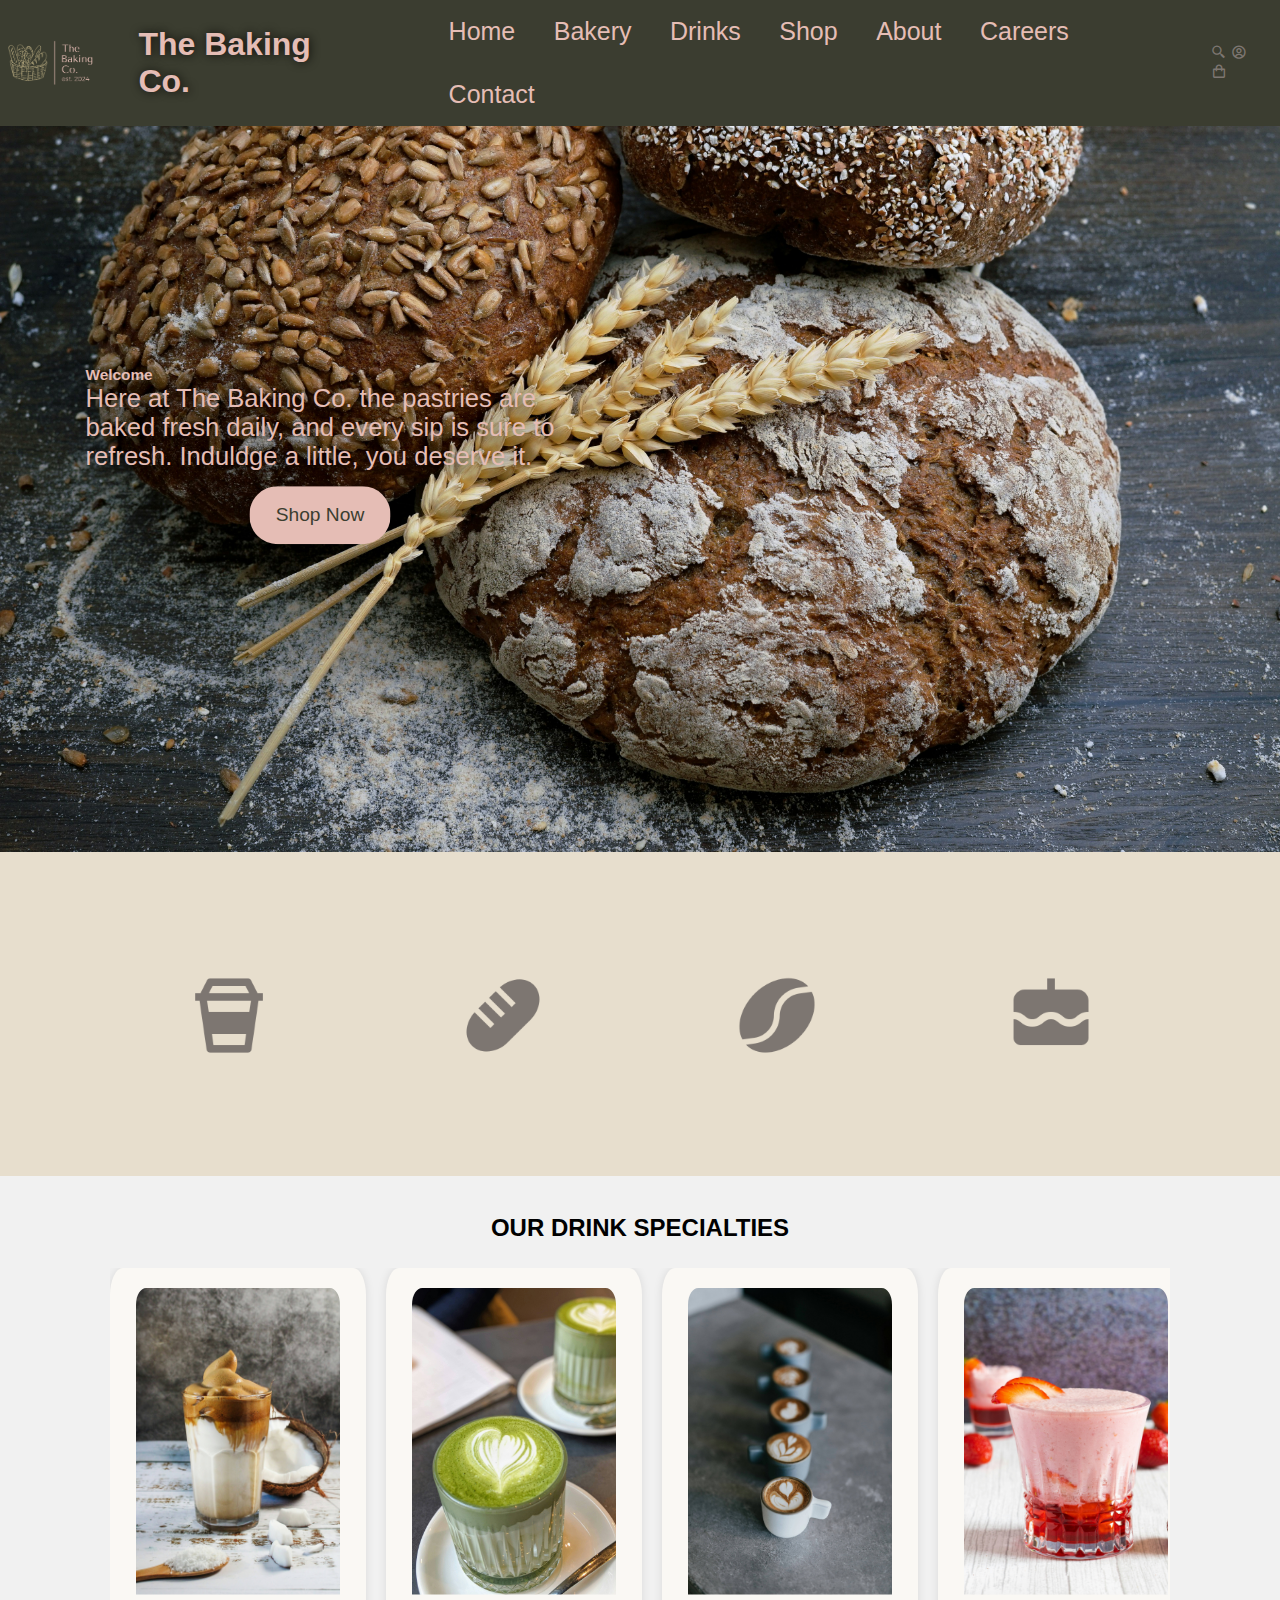
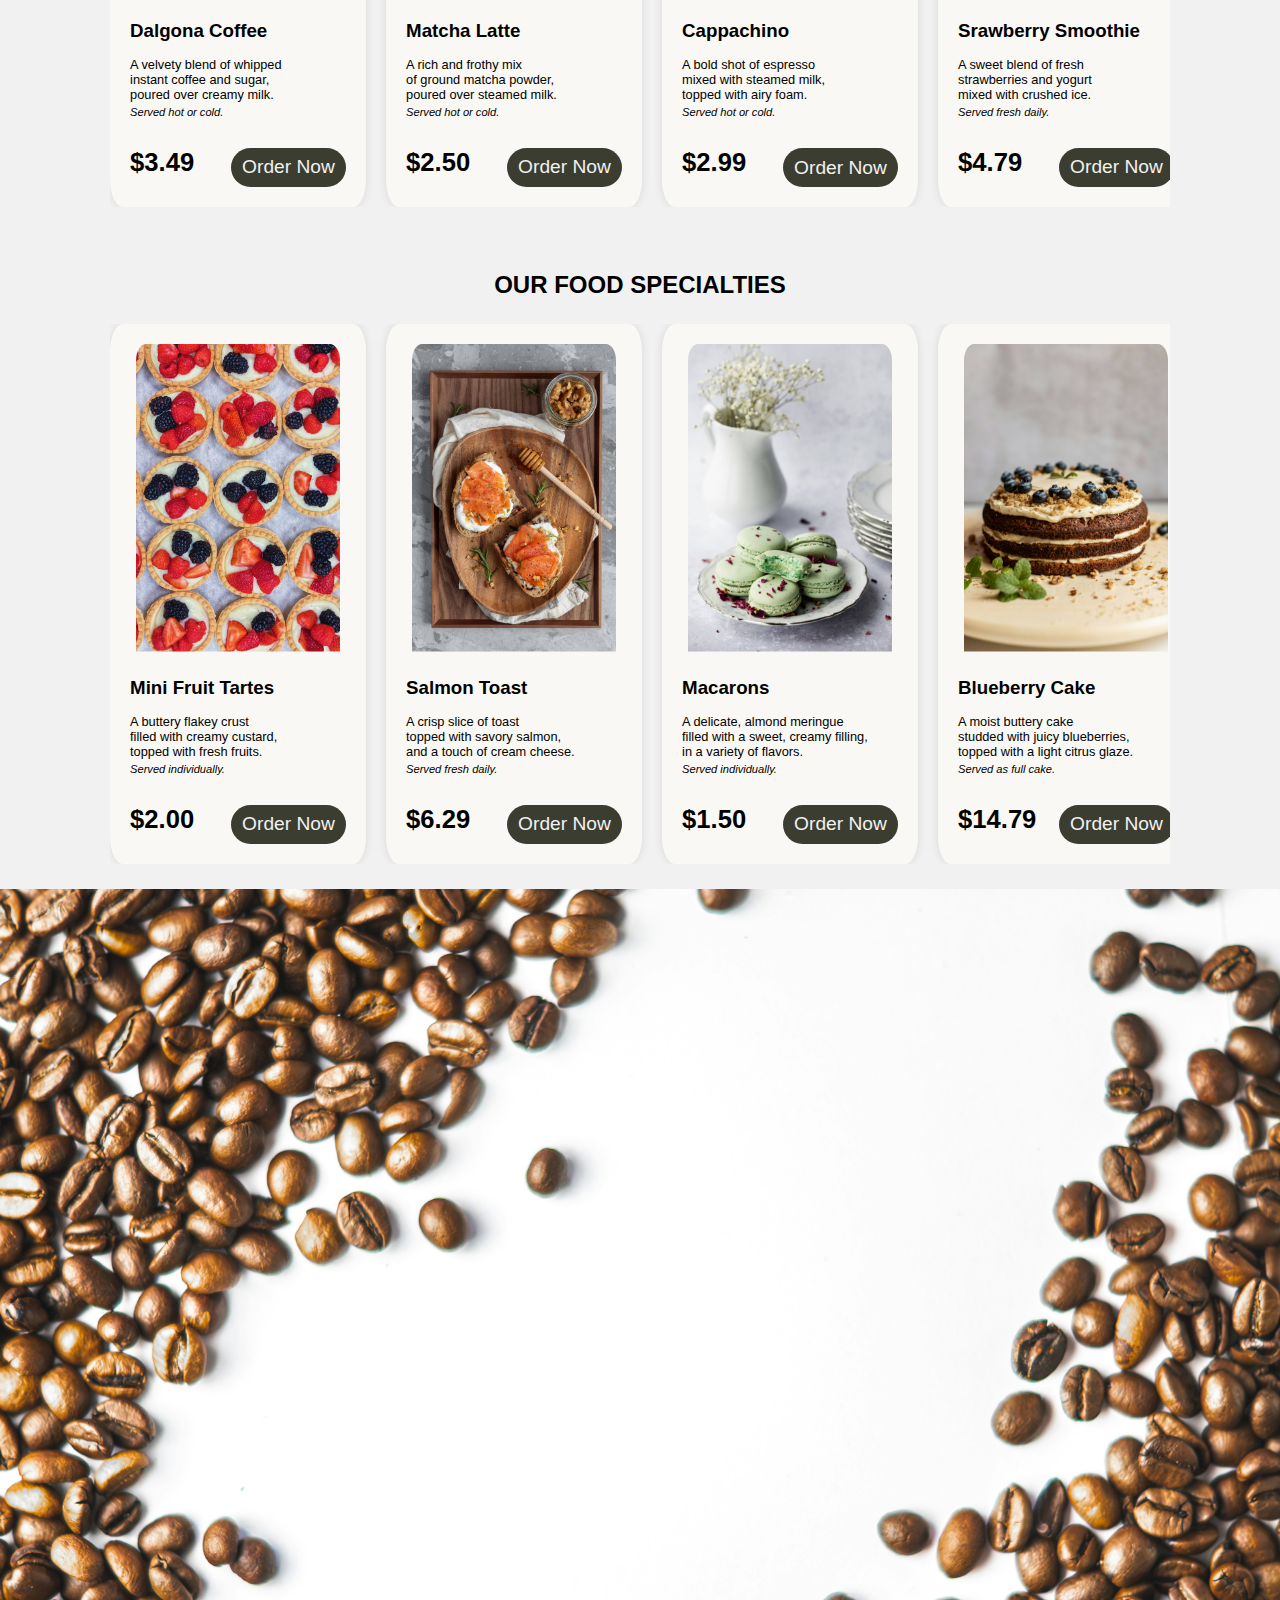
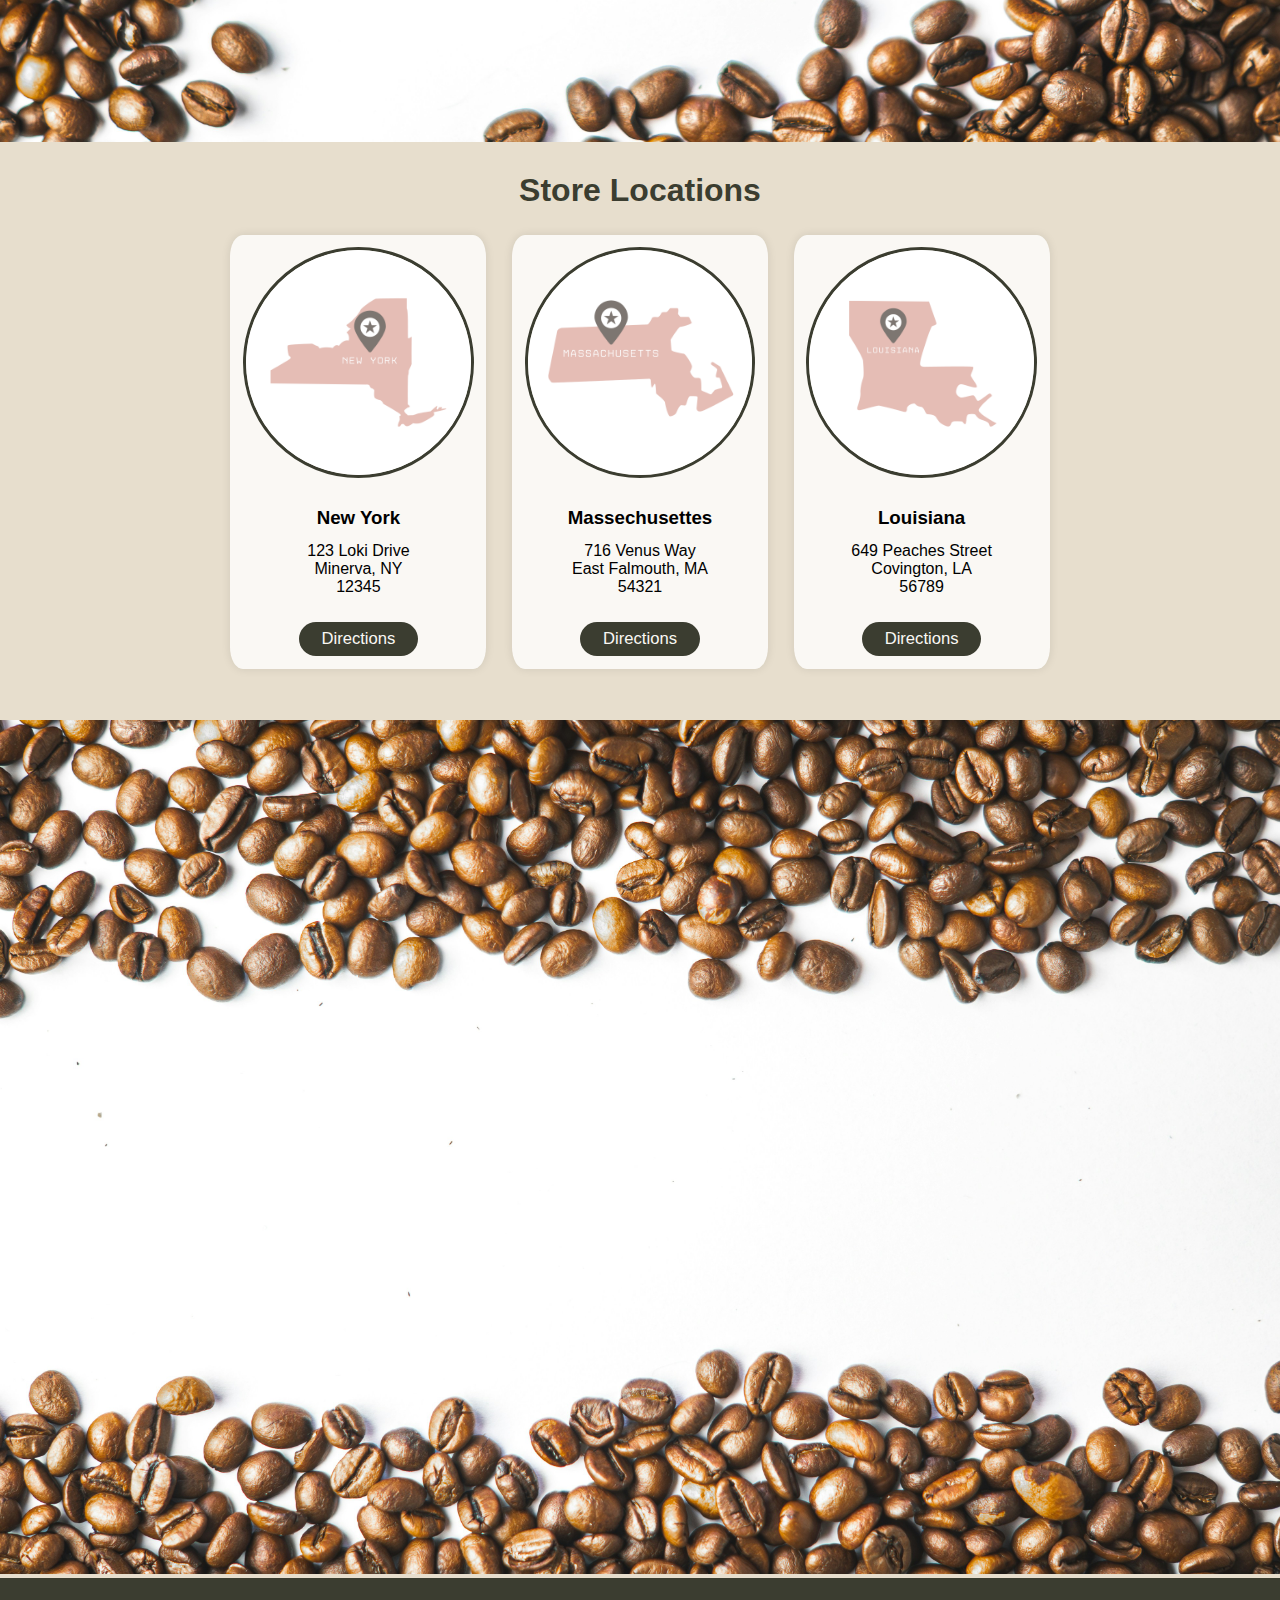
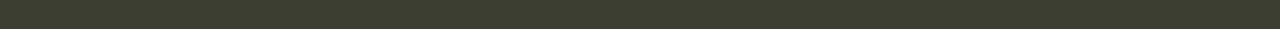
<file: index.html>
<!DOCTYPE html>
<html lang="en">
<head>
  <meta charset="UTF-8">
  <title>The Baking Co. | Seraphina Morrison</title>
  <link rel="icon" type="image/x-icon" href="/images/favicon.png">
  <meta name="viewport" content="width-device-width, initial-scale=1.0">
  <link rel="stylesheet" href="style.css">
  <link href='https://unpkg.com/boxicons@2.1.4/css/boxicons.min.css' rel='stylesheet'>

</head>
<body>
  <div class="top-display-parent">
    <div class="top-display-child">
      <img class="resize" src="images/logo.png" alt="The Baking Co. logo">
      <h1>The Baking Co.</h1>

      <div class="nav-bar">
        <a class="active" href="">Home</a>
        <a href="pages/bakery.html">Bakery</a>
        <a href="pages/drinks.html">Drinks</a>
        <a href="pages/shop.html">Shop</a>
        <a href="pages/about.html">About</a>
        <a href="pages/careers.html">Careers</a>
        <a href="pages/contact.html">Contact</a>
      </div>

      <div class="left-nav-bar">
        <i class='bx bx-search-alt-2' style='color:#7d7671' ></i>
        <i class='bx bx-user-circle' style='color:#7d7671'  ></i>
        <i class='bx bx-shopping-bag' style='color:#7d7671' ></i>
      </div>
        
    </div>
  </div>

  <div class="intro-page">
    <img width="100%" src="images/bread-header.jpg" alt="Three loaves of bread">
    <div class="intro-page-welcome-container">
      <div class="overlay-text">
        <h6>Welcome</h6>
        <p>Here at The Baking Co. the pastries are<br>
         baked fresh daily, and every sip is sure to<br>
         refresh. Induldge a little, you deserve it.</p>
        </div>
        
        <button type="submit">Shop Now</button>
      </div>
  </div>

  <div class="icon-display">
    <img width="7%" src="images/togo-coffee-icon.png" alt="Coffee cup">
    <img width="7%" src="images/bread-icon.png" alt="Bread">
    <img width="7%" src="images/coffee-bean-icon.png" alt="Coffee bean">
    <img width="7%" src="images/cake-icon.png" alt="Cake">
  </div>

  
  <div class="large-shopping-container">
    <h2>OUR DRINK SPECIALTIES</h2>

    <div class="small-shopping-container">
      <div class="individual-shopping-container">
      <img class="resize-shopping" src="images/dolhona-coffee.jpg" alt="A cup of dalgona coffee">
        <h3>Dalgona Coffee</h3>
        <p><br>A velvety blend of whipped <br>
          instant coffee and sugar,<br> 
          poured over creamy milk.</p>
        <small><small><i>Served hot or cold.</i></small></small><br><br>
        </p>
          <div class="price-and-order">
            <p><strong>$3.49</strong></p>
            <button type="sumbit">Order Now</button>
          </div>
        </div>

        <div class="individual-shopping-container">
          <img class="resize-shopping" src="images/matcha.jpg" alt="A matcha latte">
            <h3>Matcha Latte</h3>
            <p><br>A rich and frothy mix<br>
              of ground matcha powder,<br> 
              poured over steamed milk.</p>
            <small><small><i>Served hot or cold.</i></small></small><br><br>
            </p>
            <div class="price-and-order">
                <p><strong>$2.50</strong></p>
                <button type="sumbit">Order Now</button>
              </div>
            </div>

      <div class="individual-shopping-container">
        <img class="resize-shopping" src="images/cappachino.jpg" alt="A cappachino">
        <h3>Cappachino</h3>
        <p><br>A bold shot of espresso <br>
          mixed with steamed milk,<br> 
          topped with airy foam.</p>
        <small><small><i>Served hot or cold.</i></small></small><br><br>
        </p>
          <div class="price-and-order">
            <p><strong>$2.99</strong></p>
            <button type="sumbit">Order Now</button>
          </div>
        </div>

        <div class="individual-shopping-container">
          <img class="resize-shopping" src="images/smoothie.jpg" alt="A cappachino">
            <h3>Srawberry Smoothie</h3>
            <p><br>A sweet blend of fresh<br>
              strawberries and yogurt<br> 
              mixed with crushed ice.</p>
            <small><small><i>Served fresh daily.</i></small></small><br><br>
            </p>
              <div class="price-and-order">
                <p><strong>$4.79</strong></p>
                <button type="sumbit">Order Now</button>
              </div>
            </div>

            <div class="individual-shopping-container">
              <img class="resize-shopping" src="images/iced-coffee.jpg" alt="A cup of dalgona coffee">
                <h3>Iced Coffee</h3>
                <p><br>A refreshing brew of<br>
                  chilled coffee and ice<br> 
                  finished with a splash of milk</p>
                <small><small><i>Served hot or cold.</i></small></small><br><br>
                </p>
                  <div class="price-and-order">
                    <p><strong>$3.49</strong></p>
                    <button type="sumbit">Order Now</button>
                  </div>
                </div>
        
              </div>
            </div>
    
          </div>
        </div>

      </div>
    </div>

  <div class="large-shopping-container">
    <h2>OUR FOOD SPECIALTIES</h2>
    
    <div class="small-shopping-container">
      <div class="individual-shopping-container">
        <img class="resize-shopping" src="images/fruit-tarte.jpg" alt="Bagels">
        <h3>Mini Fruit Tartes</h3>
        <p><br>A buttery flakey crust <br>
          filled with creamy custard,<br> 
          topped with fresh fruits.</p>
        <small><small><i>Served individually.</i></small></small><br><br>
        </p>
          <div class="price-and-order">
            <p><strong>$2.00</strong></p>
            <button type="sumbit">Order Now</button>
          </div>
        </div>

        <div class="individual-shopping-container">
          <img class="resize-shopping" src="images/salmon-toast.jpg" alt="Cake">
            <h3>Salmon Toast</h3>
            <p><br>A crisp slice of toast <br>
              topped with savory salmon,<br> 
              and a touch of cream cheese.</p>
            <small><small><i>Served fresh daily.</i></small></small><br><br>
            </p>
              <div class="price-and-order">
                <p><strong>$6.29</strong></p>
                <button type="sumbit">Order Now</button>
              </div>
            </div>

      <div class="individual-shopping-container">
        <img class="resize-shopping" src="images/macaron.jpg" alt="A cappachino">
        <h3>Macarons</h3>
        <p><br>A delicate, almond meringue<br>
          filled with a sweet, creamy filling,<br> 
          in a variety of flavors.</p>
        <small><small><i>Served individually.</i></small></small><br><br>
        </p>
          <div class="price-and-order">
            <p><strong>$1.50</strong></p>
            <button type="sumbit">Order Now</button>
          </div>
        </div>
        
        <div class="individual-shopping-container">
          <img class="resize-shopping" src="images/cake.jpg" alt="A cappachino">
            <h3>Blueberry Cake</h3>
            <p><br>A moist buttery cake<br>
              studded with juicy blueberries,<br> 
              topped with a light citrus glaze.</p>
              <small><small><i>Served as full cake.</i></small></small><br><br>
            </p>
              <div class="price-and-order">
                <p><strong>$14.79</strong></p>
                <button type="sumbit">Order Now</button>
              </div>
            </div>

            <div class="individual-shopping-container">
              <img class="resize-shopping" src="images/bagels.jpg" alt="A cup of dalgona coffee">
                <h3>Bagels</h3>
                <p><br>A warm chewy bagel<br>
                  with a crisp, golden crust,<br> 
                  and a soft, fluffy inside.</p>
                    <small><small><i>Served with cream cheese.</i></small></small><br><br>
                    </p>
                    <div class="price-and-order">
                    <p><strong>$2.49</strong></p>
                    <button type="sumbit">Order Now</button>
                  </div>
                </div>
        
              </div>
            </div>
    
          </div>
        </div>

      </div>
    </div>
    
  </div>
  
  <div class="about-us-container">
    <img width="100%" src="images/coffee-header-2.jpg" alt="White background with coffee beans">
  
    <!-- <div class="about-us-child">
      <h2>About us</h2>
      <p><br><br>
        The Baking Co. is a fictional buisness created by<br>
         Seraphina Morrison. The purpose was to create a <br>
         website design using HTML and CSS.<br><br>
         This is my first website design, and would appreciate<br>
         any tips. For practice purposes only.
         </p>
         <button type="sumbit">Order Now</button>
        </div>
       -->
  
  </div>

<div class="locations">
  <h1>Store Locations</h1>
  <div class="locations-container">
    <div class="locations-child">
      <img class="locations-img" src="images/new-york.png" alt="New York state">
      <h3>New York</h3>
      <p>123 Loki Drive<br>
         Minerva, NY<br>
         12345</p>
         <button type="submit">Directions</button>
    </div>

    <div class="locations-child">
      <img class="locations-img" src="images/massechusettes.png" alt="New York state">
      <h3>Massechusettes</h3>
      <p>716 Venus Way<br>
         East Falmouth, MA<br>
         54321</p>
         <button type="submit">Directions</button>
    </div>

    <div class="locations-child">
      <img class="locations-img" src="images/louisiana.png" alt="New York state">
      <h3>Louisiana</h3>
      <p>649 Peaches Street<br>
         Covington, LA<br>
         56789</p>
         <button type="submit">Directions</button>
    </div>

  </div>
</div>

<div class="customer-testimonies">
  <img width="100%" src="images/coffee-header-1.jpg" alt="White background with coffee beans">

</div>

<footer>
  <div class="footer-container">
    
  </div>
</footer>

</body>
</html>
</file>
<file: style.css>
* {
    margin: 0;
    padding: 0;
    box-sizing: border-box;
    outline: 0;
    font-family: "Verdana", sans-serif;
}

body {
    min-height: 100dvh;
    background: #E7DECD;
}

.top-display-parent {
    background: #3B3D30;
    position: fixed;
    top: 0;
    width: 100%;
    z-index: 15;
}

.resize {
    width: 100px;
    height: auto;
}

.top-display-child {
    display:flex;
    flex-direction: row;
    align-items: center;
}

.top-display-child h1 {
    color: #E5BDB5;
    text-shadow: #0d0e0a 1px 0 10px;
    padding-left: 3%;
    padding-right: 5%;
}

.nav-bar a {
    text-align: center;
    padding: 17px 17px;
    text-decoration: none;
    color: #E5BDB5;
    display: inline-block;
    font-size: 25px;
}

.nav-bar a:hover {
    background-color: #7D7671;
}

.left-nav-bar {
    padding: 13px 13px;
    display:bock;
    flex-direction: row;
    margin-left: auto; 
    margin-right: 0;
}

.intro-page-welcome-container {
    position: absolute;
    top: 50%;
    left: 25%;
    transform: translate(-50%, -50%);  
    z-index: 1;
}

.intro-page-welcome-container button {
    padding: 5px;
    border-radius: 28px;
    border-color: transparent;
    cursor: pointer;
    display: block;
    margin: 5px auto 0px auto;
    width: 11dvw;
    height: 4.5dvw;
    font-size: 1.5dvw;
    background-color: #E5BDB5;
    color: #3B3D30;
}

.intro-page-welcome-container button:hover {
    background-color: #d1ada6;
}
    
.overlay-text {
    color: #E5BDB5; 
    padding: 10px 20px; 
    text-shadow: #0d0e0a 2.0px 2.0px 15px;
}

.overlay-text h6 {
    font-size: 1.2dvw;
}

.overlay-text p {
    font-size: 2dvw;
}

.icon-display {
    display: flex;
    justify-content: space-evenly;
    align-items: center;
    padding-top: 9dvw;
    padding-bottom: 9dvw;
}

.large-shopping-container {
    background-color: #f1f1f1;
    padding: 3dvw 4dvw 2dvw 4dvw;
}

.large-shopping-container h2 {
    text-align: center;
    padding-bottom: 2dvw;
}

.small-shopping-container {
    width: 90%;
    display: flex;
    flex-direction: row;
    gap: 20px; /* Adds space between the containers */
    overflow-x: auto; /* Allows horizontal scrolling if needed */
    white-space: nowrap; /* Prevents wrapping to the next line */
    margin: 0 auto;
}

.resize-shopping {
    width: 16dvw;
    height: auto;
    border-radius: 5%;
    border: .5px;
    display: block;
    margin: auto;
    padding-bottom: 2dvw;
}

.individual-shopping-container {
    flex: 0 0 auto; /* Prevents the flex items from shrinking */
    width: 20dvw;
    border-radius: 5%;
    background-color: #faf8f4;
    box-shadow: 0 0 10px rgba(0, 0, 0, 0.1);
    padding: 20px;
    overflow: hidden;
    font-size: 1.25dvw;
}

.individual-shopping-container p {
    font-size: 1dvw;
}


.price-and-order {
    display: flex;
    justify-content: space-between;
    margin-top: 10px;
}

.price-and-order button {
    padding: 2px;
    border-radius: 28px;
    border-color: transparent;
    cursor: pointer;
    display: block;
    width: 9dvw;
    height: 3dvw;
    font-size: 1.5dvw;
    background-color: #3B3D30;
    color: #f1f1f1;
}

.price-and-order button:hover {
    background: #1c1d17; 
}

.price-and-order p {
    font-size: 2dvw;
}

/* width */
::-webkit-scrollbar {
    width: 10px;
}
  
  /* Track */
::-webkit-scrollbar-track {
    background: #f1f1f1; 
}
   
  /* Handle */
::-webkit-scrollbar-thumb {
    background: #3B3D30; 
    border-radius: 10px;
}
  
  /* Handle on hover */
::-webkit-scrollbar-thumb:hover {
    background: #1c1d17; 
}

  /* .about-us-child {
    position: absolute;
    top: 430%;
    left: 40%;
    z-index: 2;
    color:rgb(0, 0, 0);
} 
    .about-us-child h2{
        font-size: 3vw;
    }
 */

 .locations-img {
    width: 18dvw;
    height: 18dvw;
    margin: auto;
    border: 3px solid #3B3D30;
    border-radius: 100%;
    -webkit-border-radius: 100%;
    -moz-border-radius: 100%;
 }

 .locations h1 {
    font-size:2.5dvw;
    text-align: center;
    padding: 2dvw;
    color: #3B3D30;
 }

 .locations-child {
    flex: 0 0 auto;
    width: 20dvw;
    border-radius: 5%;
    background-color: #faf8f4;
    box-shadow: 0 0 10px rgba(0, 0, 0, 0.1);
    padding: 1dvw;
    overflow: hidden;
    font-size: 1.25dvw;
}

.locations-child:hover {
    transform: scale(1.1);
}

.locations-container {
    width: 90%;
    display: flex;
    flex-direction: row;
    justify-content: center;
    gap: 2dvw; /* Adds space between the containers */
    margin: auto;
    padding-bottom: 4dvw;
}

.locations-container h3 {
    text-align: center;
    padding: 2dvw 0 1dvw 0;
}

.locations-container p {
    text-align: center;
    padding-bottom: 2dvw;
}

.locations-container button {
    border-radius: 28px;
    border-color: transparent;
    cursor: pointer;
    display: block;
    width: 9.3dvw;
    height: 2.7dvw;
    font-size: 1.3dvw;
    background-color: #3B3D30;
    color: #faf8f4;
    padding: 0px;
    text-align: center;
    margin: 0 auto;
}

.locations-container button:hover {
    background: #1c1d17; 
}

.footer-container {
    background-color: #3B3D30;
    padding: 2dvw;
}
</file>
